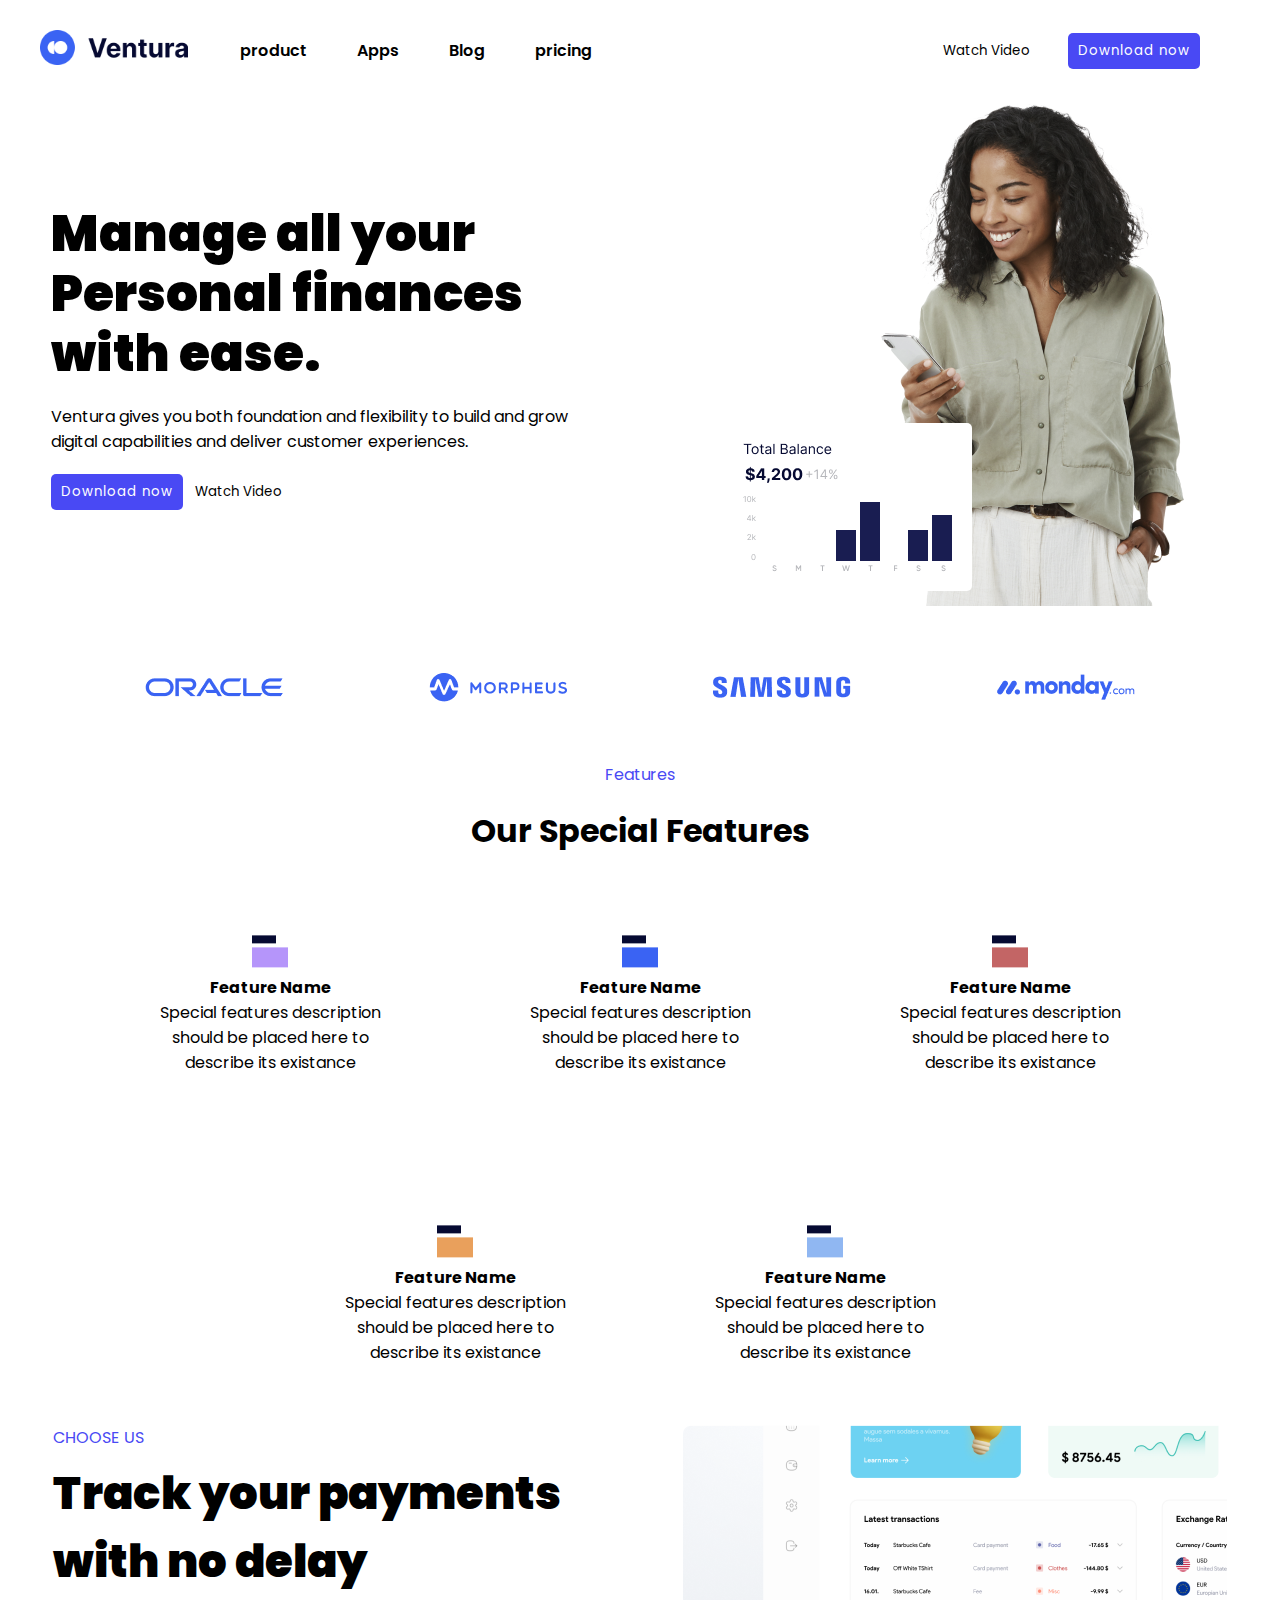
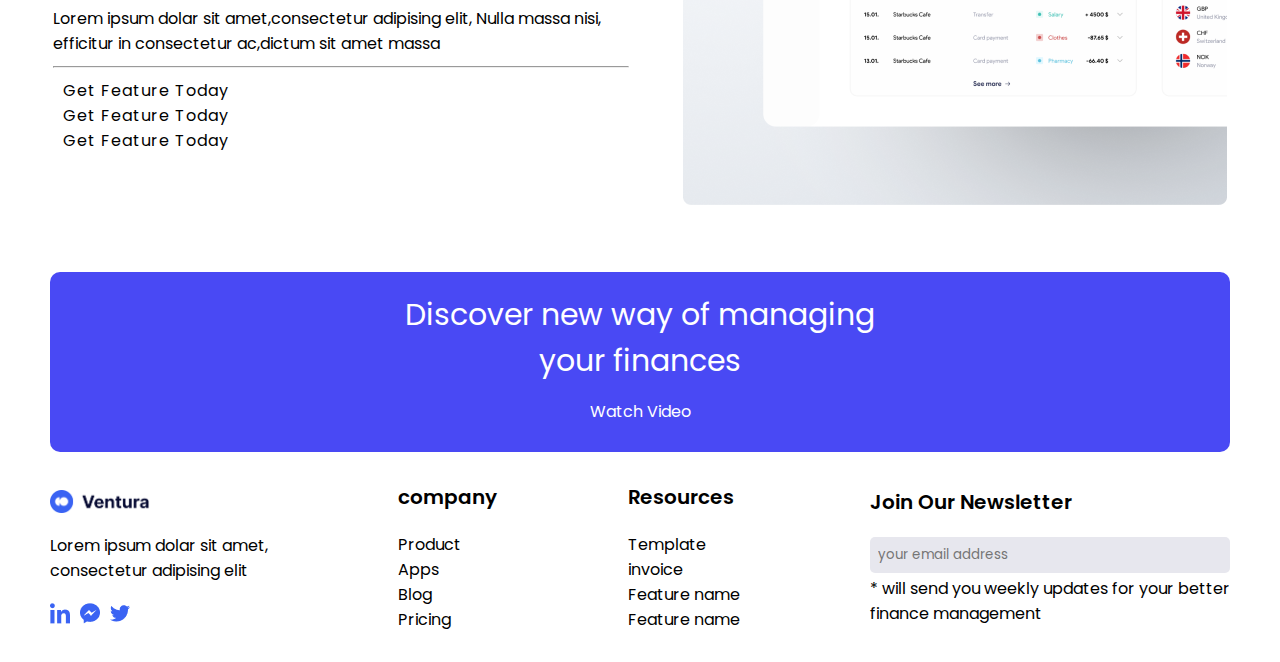
<file: landing page/index.html>
<!DOCTYPE html>
<html lang="en">
    <head>
        <meta charset="UTF-8">
        <title>Ventura</title>
        <!--<meta http-equiv="X-UA-Compatible" content="IE-edge">-->
        
        <link rel="stylesheet" href="https://cdnjs.cloudflare.com/ajax/libs/font-awesome/6.4.2/css/all.min.css"
         integrity="sha512-z3gLpd7yknf1YoNbCzqRKc4qyor8gaKU1qmn+CShxbuBusANI9QpRohGBreCFkKxLhei6S9CQXFEbbKuqLg0DA==" 
         crossorigin="anonymous" referrerpolicy="no-referrer" /><link rel="stylesheet" href="./style.css">
        
    </head>
    <body>

        <!--Header-->
            <!-- credits : Zeliko Milivojevic UI/ UX Design -->
        <header id="header">
            <div class="nav-left">
                <a  href="./index.html" class="logo"><img src=".\Home\Logo.png"></a>
                <ul>
                    <li><a href="./product_index.html">product</a></li>
                    <li><a href="./Apps_index.html">Apps</a></li>
                    <li><a href="./Blog_index.html">Blog</a></li>
                    <li><a href="./pricing_index.html">pricing</a></li>
                </ul>
            </div>

            <div class="nav-right">
                <button type="button" class="watch-video"><i class="fa-regular fa-circle-play"></i> Watch Video</button>
                <button type="button"  class="Download-now">Download now</button>
            </div>
        </header>


         <!--hero section-->

        <div class="hero-section">
            <div class="hero-left">
                <h2 id="hero-text">Manage all your Personal finances with ease.
                </h2>
                <p>Ventura gives you both foundation and flexibility
                    to build and grow digital capabilities and deliver customer experiences.</p>
               <div class="hero-left-button">
                <button class="Download-now">Download now</button>
                <button class="watch-video"><i class="fa-regular fa-circle-play"></i> Watch Video</button>

               </div>
               

            </div>
            <div class="hero-right">
                <img src=".\Home\Graph.png">
                <img src=".\Home\Pic1.png"> 
            </div>
        </div>
        
        
        <!--brand-->

        <div class="brand">
            <img src=".\Home\Brand1.png">
            <img src=".\Home\Brand2.png">
            <img src=".\Home\Brand3.png">
            <img src=".\Home\Brand4.png">
        </div>



         <!--features-->


        <div class="features">
            <p id="features-p">Features</p>
            <h1>Our Special Features</h1>
            <div class="cards">
                <div class="violet card">
                    <img src=".\Home\2.png">
                    <h4>Feature Name</h4>
                    <p>Special features description should be placed here to describe its existance</p>
                </div>
                <div class="darkBlue card">
                    <img src=".\Home\1.png">
                    <h4>Feature Name</h4>
                    <p>Special features description should be placed here to describe its existance</p>
                </div>
                <div class="red card">
                    <img src=".\Home\4.png">
                    <h4>Feature Name</h4>
                    <p>Special features description should be placed here to describe its existance</p>
                </div>
                <div class="orange card">
                    <img src=".\Home\3.png">
                    <h4>Feature Name</h4>
                    <p>Special features description should be placed here to describe its existance</p>
                </div>
                <div class="blue card">
                    <img src=".\Home\5.png">
                    <h4>Feature Name</h4>
                    <p>Special features description should be placed here to describe its existance</p>
                </div>
            </div>
        </div>

         <!--Choose us-->

         <div class="choose-us">
            <div class="choose-us-left">
            <p>CHOOSE US</p>
            <h2>Track your payments with no delay</h2>
            <p>Lorem ipsum dolar sit amet,consectetur adipising elit, Nulla massa nisi, efficitur in consectetur ac,dictum sit amet massa </p>
            <hr>
            <ul>
                <li><i class="fa-regular fa-circle-check" style="color: #4949f4;"></i> Get Feature Today</li>
                <li><i class="fa-regular fa-circle-check" style="color: #4949f4;"></i>  Get Feature Today</li>
                <li><i class="fa-regular fa-circle-check" style="color: #4949f4;"></i> Get Feature Today</li>
            </ul>
            </div>

            <div class="choose-us-right">
                <img src=".\Home\Pic2.png">
            </div>
            
        </div>
        <!--board-->
        <div class="board">
            <p>Discover new way of managing<br> your finances</p>
            <button class="watch-video"><i class="fa-regular fa-circle-play"></i> Watch Video</button>
        </div>


         <!--Footer-->

         <div class="footer">
            <div class="socialmedia elements">
                <img id="logo" src=".\Home\Logo.png">
                <p>Lorem ipsum dolar sit amet,<br>consectetur adipising elit</p>
                <div class="icon">
                    <img src=".\Home\Soc1.png">
                    <img src=".\Home\Soc2.png">
                    <img src=".\Home\Soc3.png">
                </div>
            </div>
            <div class="company elements">
                <p id="heading">company</p>
                <ul>
                    <li><a href="./product_index.html">Product</a></li>
                    <li><a href="Apps_index.html">Apps</a></li>
                    <li><a href="./Blog_index.html">Blog</a></li>
                    <li><a href="./pricing_index.html">Pricing</a></li>
                </ul>

            </div>
            <div class="resources elements">
                <p id="heading">Resources</p>
                <ul>
                    <li>Template</li>
                    <li>invoice</li>
                    <li>Feature name</li>
                    <li>Feature name</li>
                </ul>

            </div>
            <div class="newsletter elements">
                <p id="heading">Join Our Newsletter</p>
                <input type="email" placeholder="your email address" >
                <p>* will send you weekly updates for your better<br> finance management</p>

            </div>
         </div>

    </body>
</html>
</file>
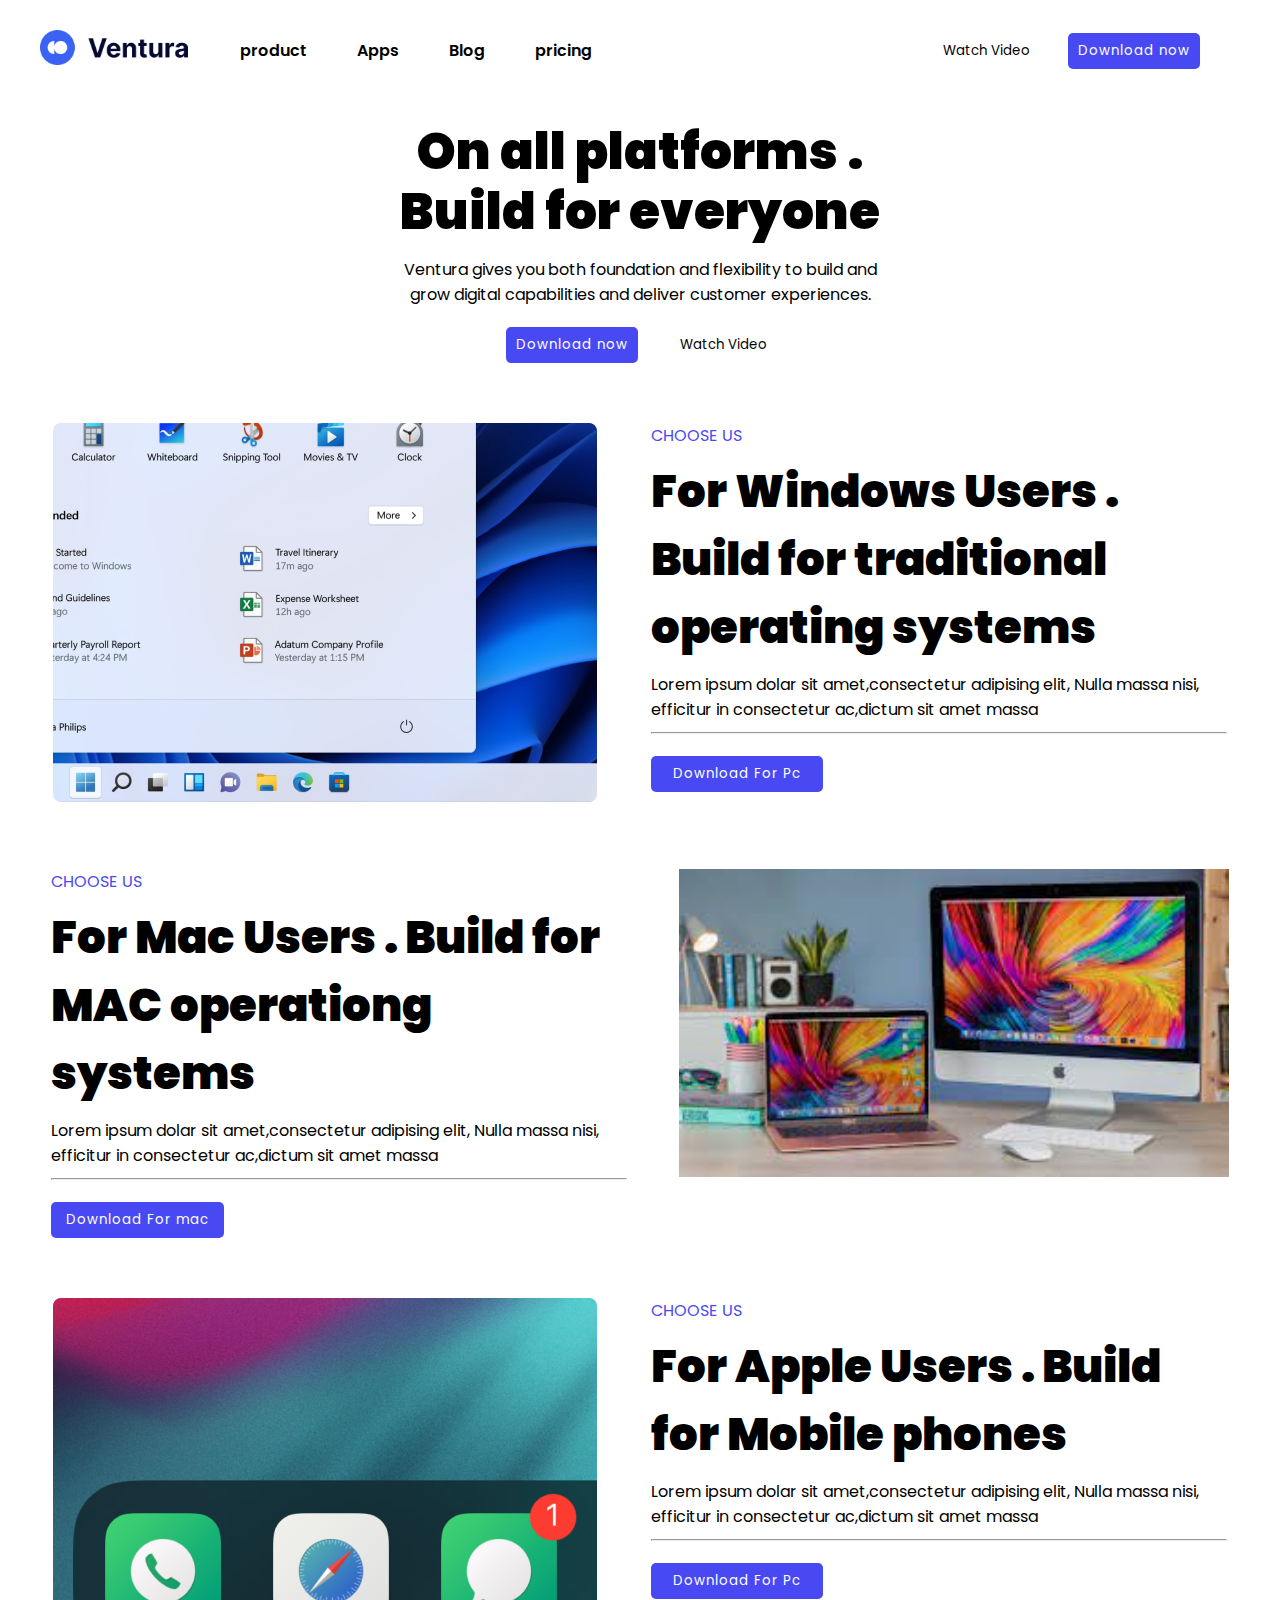
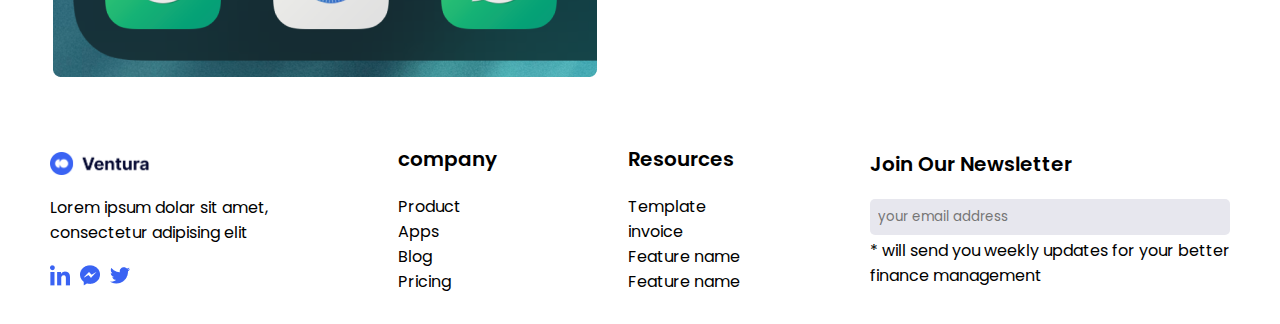
<file: landing page/Apps_index.html>
<!DOCTYPE html>
<html lang="en">
    <head>
        <meta charset="UTF-8">
        <title>Ventura | Apps</title>
        <link rel="stylesheet" href="https://cdnjs.cloudflare.com/ajax/libs/font-awesome/6.4.2/css/all.min.css" integrity="sha512-z3gLpd7yknf1YoNbCzqRKc4qyor8gaKU1qmn+CShxbuBusANI9QpRohGBreCFkKxLhei6S9CQXFEbbKuqLg0DA==" 
        crossorigin="anonymous" referrerpolicy="no-referrer" />
        <link rel="stylesheet" href="./A_style.css">
        <!-- credits : Zeliko Milivojevic UI/ UX Design -->
    </head>
    <body>


        <!--Header-->

        <header id="header">
            <div class="nav-left">
                <a  href="./index.html" class="logo"><img src=".\Home\Logo.png"></a>
                <ul>
                    <li><a href="./product_index.html">product</a></li>
                    <li><a href="./Apps_index.html">Apps</a></li>
                    <li><a href="./Blog_index.html">Blog</a></li>
                    <li><a href="./pricing_index.html">pricing</a></li>
                </ul>
            </div>

            <div class="nav-right">
                <button type="button" class="watch-video"><i class="fa-regular fa-circle-play"></i> Watch Video</button>
                <button type="button"  class="Download-now">Download now</button>
            </div>
        </header>


        <!--Hero section - Product -->
        <div class="product">
            <h2>On all platforms .<br>Build for everyone</h2>
            <p>Ventura gives you both foundation and flexibility to build and <br>grow digital capabilities and deliver customer experiences.</p>
            <button type="button"  class="Download-now">Download now</button>
            <button type="button" class="watch-video"><i class="fa-regular fa-circle-play"></i> Watch Video</button>
            
        </div>

         <!--windows product-->

        <div class="windows">

            <div class="windows-left">
                <img src=".\Apps\Pic1.png">
            </div>

            <div class="windows-right">
            <p>CHOOSE US</p>
            <h2>For Windows Users . Build for traditional operating systems</h2>
            <p>Lorem ipsum dolar sit amet,consectetur adipising elit, Nulla massa nisi, efficitur in consectetur ac,dictum sit amet massa </p>
            <hr>
            <button type="button"  class="Download-now">Download For Pc</button>
            </div>

            
            
        </div>


        <!--mac os product-->
        
        <div class="mac">
            <div class="mac-left">
            <p>CHOOSE US</p>
            <h2>For Mac Users . Build for MAC operationg systems</h2>
            <p>Lorem ipsum dolar sit amet,consectetur adipising elit, Nulla massa nisi, efficitur in consectetur ac,dictum sit amet massa </p>
            <hr>
            <button type="button"  class="Download-now">Download For mac</button>
            </div>

            <div class="mac-right">
                <img src=".\Apps\mac.jpg">
            </div>
            
        </div>

         <!--phone product-->

         <div class="phone">

            <div class="phone-left">
                <img src=".\Apps\Pic3.png">
            </div>

            <div class="phone-right">
            <p>CHOOSE US</p>
            <h2>For Apple Users . Build for Mobile phones</h2>
            <p>Lorem ipsum dolar sit amet,consectetur adipising elit, Nulla massa nisi, efficitur in consectetur ac,dictum sit amet massa </p>
            <hr>
            <button type="button"  class="Download-now">Download For Pc</button>
            </div>
  
        </div>


         <!--Footer-->

         <div class="footer">
            <div class="socialmedia elements">
                <img id="logo" src=".\Home\Logo.png">
                <p>Lorem ipsum dolar sit amet,<br>consectetur adipising elit</p>
                <div class="icon">
                    <img src=".\Home\Soc1.png">
                    <img src=".\Home\Soc2.png">
                    <img src=".\Home\Soc3.png">
                </div>
            </div>
            <div class="company elements">
                <p id="heading">company</p>
                <ul>
                    <li><a href="./product_index.html">Product</a></li>
                    <li><a href="Apps_index.html">Apps</a></li>
                    <li><a href="./Blog_index.html">Blog</a></li>
                    <li><a href="./pricing_index.html">Pricing</a></li>
                </ul>

            </div>
            <div class="resources elements">
                <p id="heading">Resources</p>
                <ul>
                    <li>Template</li>
                    <li>invoice</li>
                    <li>Feature name</li>
                    <li>Feature name</li>
                </ul>

            </div>
            <div class="newsletter elements">
                <p id="heading">Join Our Newsletter</p>
                <input type="email" placeholder="your email address">
                <p>* will send you weekly updates for your better<br> finance management</p>

            </div>
         </div>
    </body>
</html>
</file>
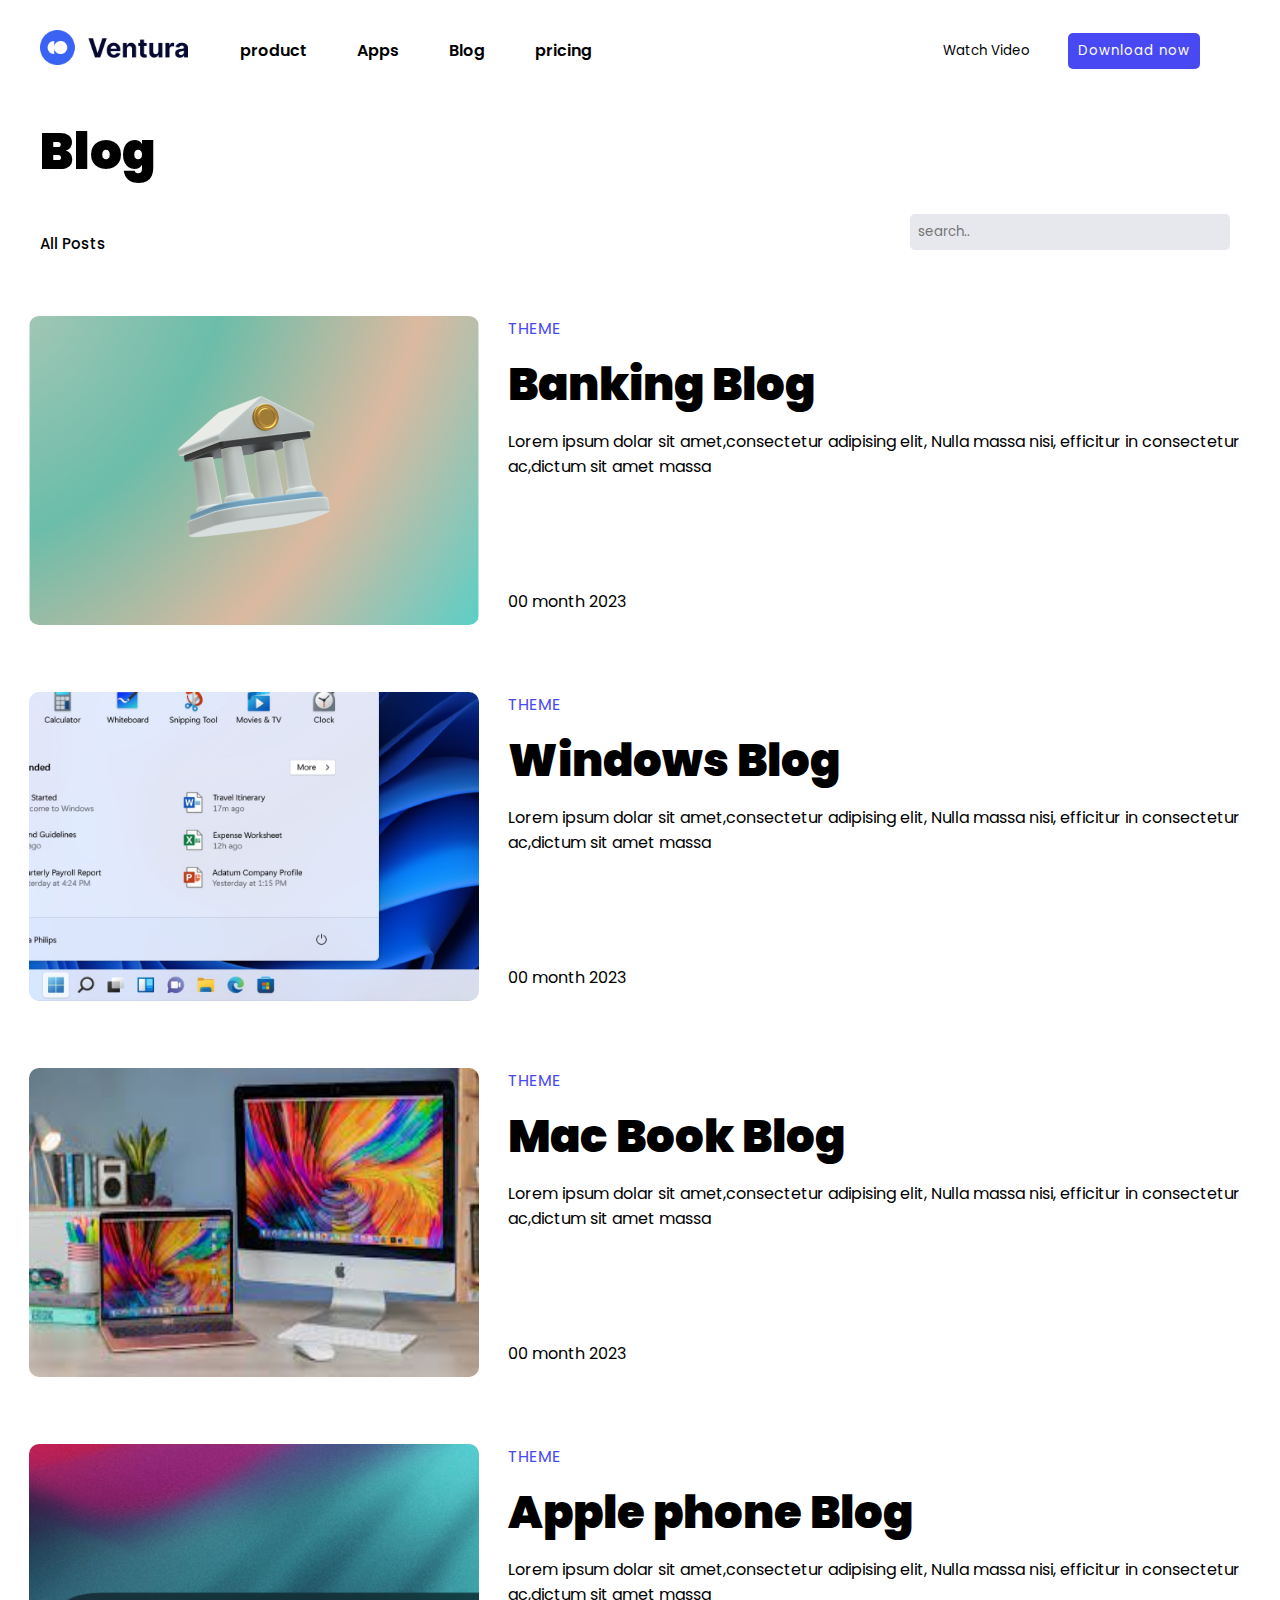
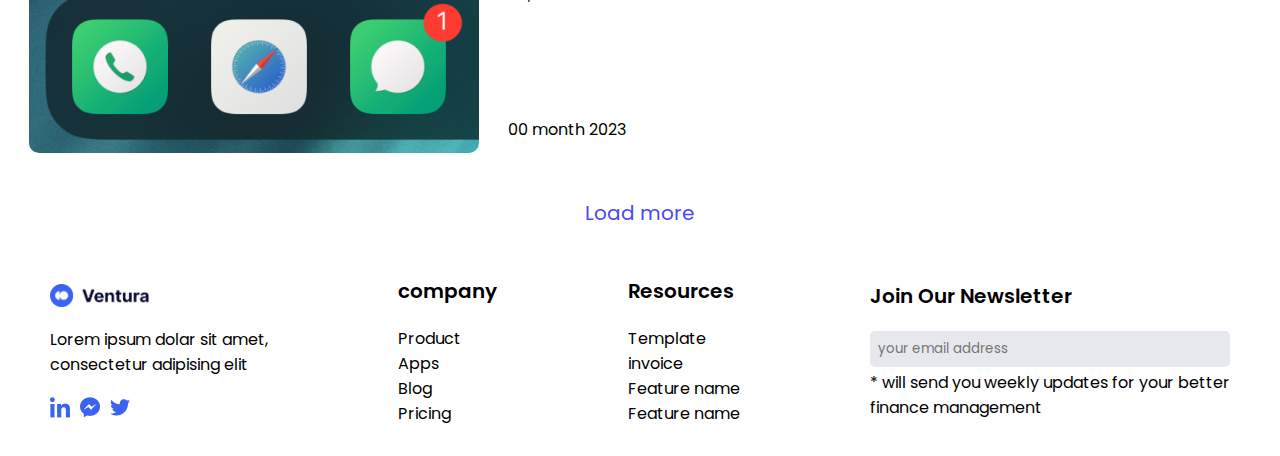
<file: landing page/Blog_index.html>
<!DOCTYPE html>
<html lang="en">
    <head>
        <meta charset="UTF-8">
        <title>Ventura | Blog</title>
        <link rel="stylesheet" href="https://cdnjs.cloudflare.com/ajax/libs/font-awesome/6.4.2/css/all.min.css" integrity="sha512-z3gLpd7yknf1YoNbCzqRKc4qyor8gaKU1qmn+CShxbuBusANI9QpRohGBreCFkKxLhei6S9CQXFEbbKuqLg0DA==" 
        crossorigin="anonymous" referrerpolicy="no-referrer" />
        <link rel="stylesheet" href="./B_style.css">
        <!-- credits : Zeliko Milivojevic UI/ UX Design -->
    </head>
    <body>


        <!--Header-->

        <header id="header">
            <div class="nav-left">
                <a  href="./index.html" class="logo"><img src=".\Home\Logo.png"></a>
                <ul>
                    <li><a href="./product_index.html">product</a></li>
                    <li><a href="./Apps_index.html">Apps</a></li>
                    <li><a href="./Blog_index.html">Blog</a></li>
                    <li><a href="./pricing_index.html">pricing</a></li>
                </ul>
            </div>

            <div class="nav-right">
                <button type="button" class="watch-video"><i class="fa-regular fa-circle-play"></i> Watch Video</button>
                <button type="button"  class="Download-now">Download now</button>
            </div>
        </header>


        <!--blog top-->


        <h2 id="blog-head">Blog</h2>
        <div class="blog-top">
            <div class="dropdown">
                <button>All Posts <i class="fa-solid fa-chevron-down"></i></button>
                <div class="dropdown-options">
                  <p>recent Posts</p>
                </div>
            </div>
            <input type="search" placeholder="search..">
        </div>

        <!--Posts-->

        <div class="post">

            <div class="post-left">
                <img src=".\Blog\Pic.png">
            </div>
    
            <div class="post-right">
            <p>THEME</p>
            <h2>Banking Blog</h2>
            <p>Lorem ipsum dolar sit amet,consectetur adipising elit, Nulla massa nisi, efficitur in consectetur ac,dictum sit amet massa </p>
            
            <p>00 month 2023</p>
            </div>
    
            
            
        </div>    
      

    <div class="post">

        <div class="post-left">
            <img src=".\Apps\Pic1.png">
        </div>

        <div class="post-right">
        <p>THEME</p>
        <h2>Windows Blog</h2>
        <p>Lorem ipsum dolar sit amet,consectetur adipising elit, Nulla massa nisi, efficitur in consectetur ac,dictum sit amet massa </p>
        
        <p>00 month 2023</p>
        </div>

        
        
    </div>

    <div class="post">

        <div class="post-left">
            <img src=".\Apps\mac.jpg">
        </div>

        <div class="post-right">
        <p>THEME</p>
        <h2>Mac Book Blog</h2>
        <p>Lorem ipsum dolar sit amet,consectetur adipising elit, Nulla massa nisi, efficitur in consectetur ac,dictum sit amet massa </p>
        
        <p>00 month 2023</p>
        </div>

        
        
    </div>

    <div class="post">

        <div class="post-left">
            <img src=".\Apps\Pic3.png">
        </div>

        <div class="post-right">
        <p>THEME</p>
        <h2>Apple phone Blog</h2>
        <p>Lorem ipsum dolar sit amet,consectetur adipising elit, Nulla massa nisi, efficitur in consectetur ac,dictum sit amet massa </p>
        
        <p>00 month 2023</p>
        </div>

        
        
    </div>
        
     <!--load more-->
     <div class="loadmore">
        <button type="button" class="watch-video"><i class="fa-solid fa-rotate-right"></i> Load more</button>
     </div>
        


         <!--Footer-->

         <div class="footer">
            <div class="socialmedia elements">
                <img id="logo" src=".\Home\Logo.png">
                <p>Lorem ipsum dolar sit amet,<br>consectetur adipising elit</p>
                <div class="icon">
                    <img src=".\Home\Soc1.png">
                    <img src=".\Home\Soc2.png">
                    <img src=".\Home\Soc3.png">
                </div>
            </div>
            <div class="company elements">
                <p id="heading">company</p>
                <ul>
                    <li><a href="./product_index.html">Product</a></li>
                    <li><a href="Apps_index.html">Apps</a></li>
                    <li><a href="./Blog_index.html">Blog</a></li>
                    <li><a href="./pricing_index.html">Pricing</a></li>
                </ul>

            </div>
            <div class="resources elements">
                <p id="heading">Resources</p>
                <ul>
                    <li>Template</li>
                    <li>invoice</li>
                    <li>Feature name</li>
                    <li>Feature name</li>
                </ul>

            </div>
            <div class="newsletter elements">
                <p id="heading">Join Our Newsletter</p>
                <input type="email" placeholder="your email address" >
                <p>* will send you weekly updates for your better<br> finance management</p>

            </div>
         </div>
    </body>
</html>
</file>
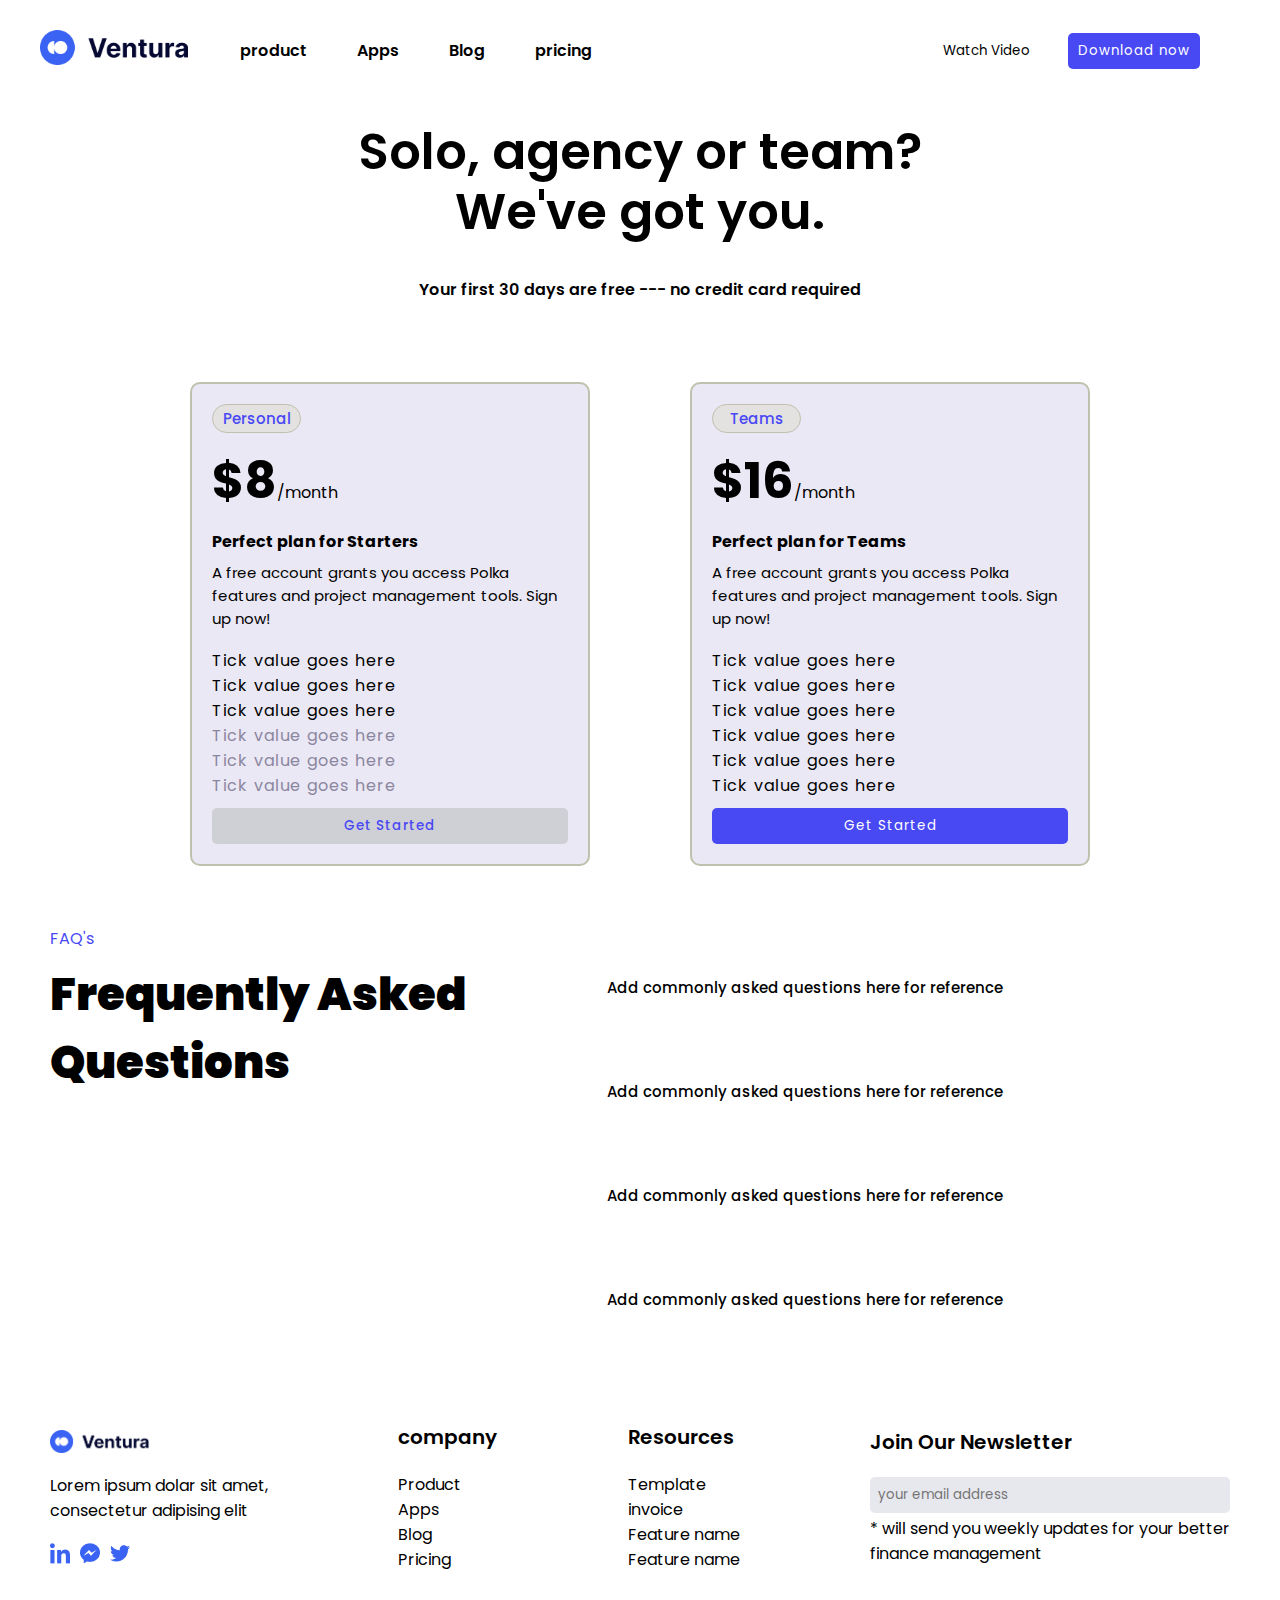
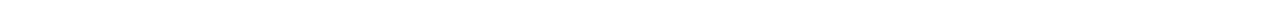
<file: landing page/pricing_index.html>
<!DOCTYPE html>
<html lang="en">
    <head>
        <meta charset="UTF-8">
        <title>Ventura | Pricing</title>
        <link rel="stylesheet" href="https://cdnjs.cloudflare.com/ajax/libs/font-awesome/6.4.2/css/all.min.css" integrity="sha512-z3gLpd7yknf1YoNbCzqRKc4qyor8gaKU1qmn+CShxbuBusANI9QpRohGBreCFkKxLhei6S9CQXFEbbKuqLg0DA==" crossorigin="anonymous" referrerpolicy="no-referrer" />
        <link rel="stylesheet" href="./pricing_style.css">
        <!-- credits : Zeliko Milivojevic UI/ UX Design -->
    </head>
    <body>


        <!--Header-->

        <header id="header">
            <div class="nav-left">
                <a  href="./index.html" class="logo"><img src=".\Home\Logo.png"></a>
                <ul>
                    <li><a href="./product_index.html">product</a></li>
                    <li><a href="./Apps_index.html">Apps</a></li>
                    <li><a href="./Blog_index.html">Blog</a></li>
                    <li><a href="./pricing_index.html">pricing</a></li>
                </ul>
            </div>

            <div class="nav-right">
                <button type="button" class="watch-video"><i class="fa-regular fa-circle-play"></i> Watch Video</button>
                <button type="button"  class="Download-now">Download now</button>
            </div>
        </header>


        <!--Hero section  -->
        <div class="hero">
            <h2>Solo, agency or team?<br>We've got you.</h2>
            <p>Your first 30 days are free --- no credit card required  </p>
            
        </div>

        <!--price card-->
        <div class="cards">
            <div class="personal card">
                <h6> Personal</h6>
                <p><span>$8</span>/month</p>
                <h4>Perfect plan for Starters</h4>
                <p>A free account grants you access Polka features and project management tools. Sign up now!</p>
                <ul>
                    <li><i class="fa-regular fa-circle-check" style="color: #4949f4;"></i> Tick value goes here</li>
                    <li><i class="fa-regular fa-circle-check" style="color: #4949f4;"></i> Tick value goes here</li>
                    <li><i class="fa-regular fa-circle-check" style="color: #4949f4;"></i> Tick value goes here</li>
                    <li class="disable"><i class="fa-regular fa-circle-xmark" style="color: #3a4559;"></i> Tick value goes here</li>
                    <li  class="disable"><i class="fa-regular fa-circle-xmark" style="color: #3a4559;"></i> Tick value goes here</li>
                    <li  class="disable"><i class="fa-regular fa-circle-xmark" style="color: #3a4559;"></i> Tick value goes here</li>
                </ul>
                <button type="button"  class="Download-now">Get Started</button>

            </div>
            <div class="teams card">
                <h6> Teams </h6>
                <p><span>$16</span>/month</p>
                <h4>Perfect plan for Teams</h4>
                <p>A free account grants you access Polka features and project management tools. Sign up now!</p>
                <ul>
                    <li><i class="fa-regular fa-circle-check" style="color: #4949f4;"></i> Tick value goes here</li>
                    <li><i class="fa-regular fa-circle-check" style="color: #4949f4;"></i> Tick value goes here</li>
                    <li><i class="fa-regular fa-circle-check" style="color: #4949f4;"></i> Tick value goes here</li>
                    <li><i class="fa-regular fa-circle-check" style="color: #4949f4;"></i> Tick value goes here</li>
                    <li><i class="fa-regular fa-circle-check" style="color: #4949f4;"></i> Tick value goes here</li>
                    <li><i class="fa-regular fa-circle-check" style="color: #4949f4;"></i> Tick value goes here</li>
                </ul>
                <button type="button"  class="Download-now">Get Started</button>
            </div>
        </div>


          <!--FAQ's-->

        <div class="faq">
            <div class="faq-left">
                <p>FAQ's</p>
                <h2>Frequently Asked Questions</h2>
            </div>
       
            <div class="faq-right">
        
                <div class="dropdown">
                    <button>Add commonly asked questions here for reference</button><i class="fa-solid fa-chevron-down"></i>
                    <div class="dropdown-options">
                        <p>Lorem ipsum dolar sit amet,consectetur adipising elit, Nulla massa nisi, efficitur in consectetur ac,dictum sit amet massa</p>
                    </div>
                </div>
                <div class="dropdown">
                    <button>Add commonly asked questions here for reference</button><i class="fa-solid fa-chevron-down"></i>
                    <div class="dropdown-options">
                        <p>Lorem ipsum dolar sit amet,consectetur adipising elit, Nulla massa nisi, efficitur in consectetur ac,dictum sit amet massa</p>
                    </div>
                </div>
                <div class="dropdown">
                    <button>Add commonly asked questions here for reference</button><i class="fa-solid fa-chevron-down"></i>
                    <div class="dropdown-options">
                        <p>Lorem ipsum dolar sit amet,consectetur adipising elit, Nulla massa nisi, efficitur in consectetur ac,dictum sit amet massa</p>
                    </div>
                </div>
                <div class="dropdown">
                    <button>Add commonly asked questions here for reference</button><i class="fa-solid fa-chevron-down"></i>
                    <div class="dropdown-options">
                        <p>Lorem ipsum dolar sit amet,consectetur adipising elit, Nulla massa nisi, efficitur in consectetur ac,dictum sit amet massa</p>
                    </div>
                </div>
            </div>
        </div>

         <!--Footer-->

         <div class="footer">
            <div class="socialmedia elements">
                <img id="logo" src=".\Home\Logo.png">
                <p>Lorem ipsum dolar sit amet,<br>consectetur adipising elit</p>
                <div class="icon">
                    <img src=".\Home\Soc1.png">
                    <img src=".\Home\Soc2.png">
                    <img src=".\Home\Soc3.png">
                </div>
            </div>
            <div class="company elements">
                <p id="heading">company</p>
                <ul>
                    <li><a href="./product_index.html">Product</a></li>
                    <li><a href="Apps_index.html">Apps</a></li>
                    <li><a href="./Blog_index.html">Blog</a></li>
                    <li><a href="./pricing_index.html">Pricing</a></li>
                </ul>

            </div>
            <div class="resources elements">
                <p id="heading">Resources</p>
                <ul>
                    <li>Template</li>
                    <li>invoice</li>
                    <li>Feature name</li>
                    <li>Feature name</li>
                </ul>

            </div>
            <div class="newsletter elements">
                <p id="heading">Join Our Newsletter</p>
                <input type="email" placeholder="your email address">
                <p>* will send you weekly updates for your better<br> finance management</p>

            </div>
         </div>

    </body>
</html>
</file>
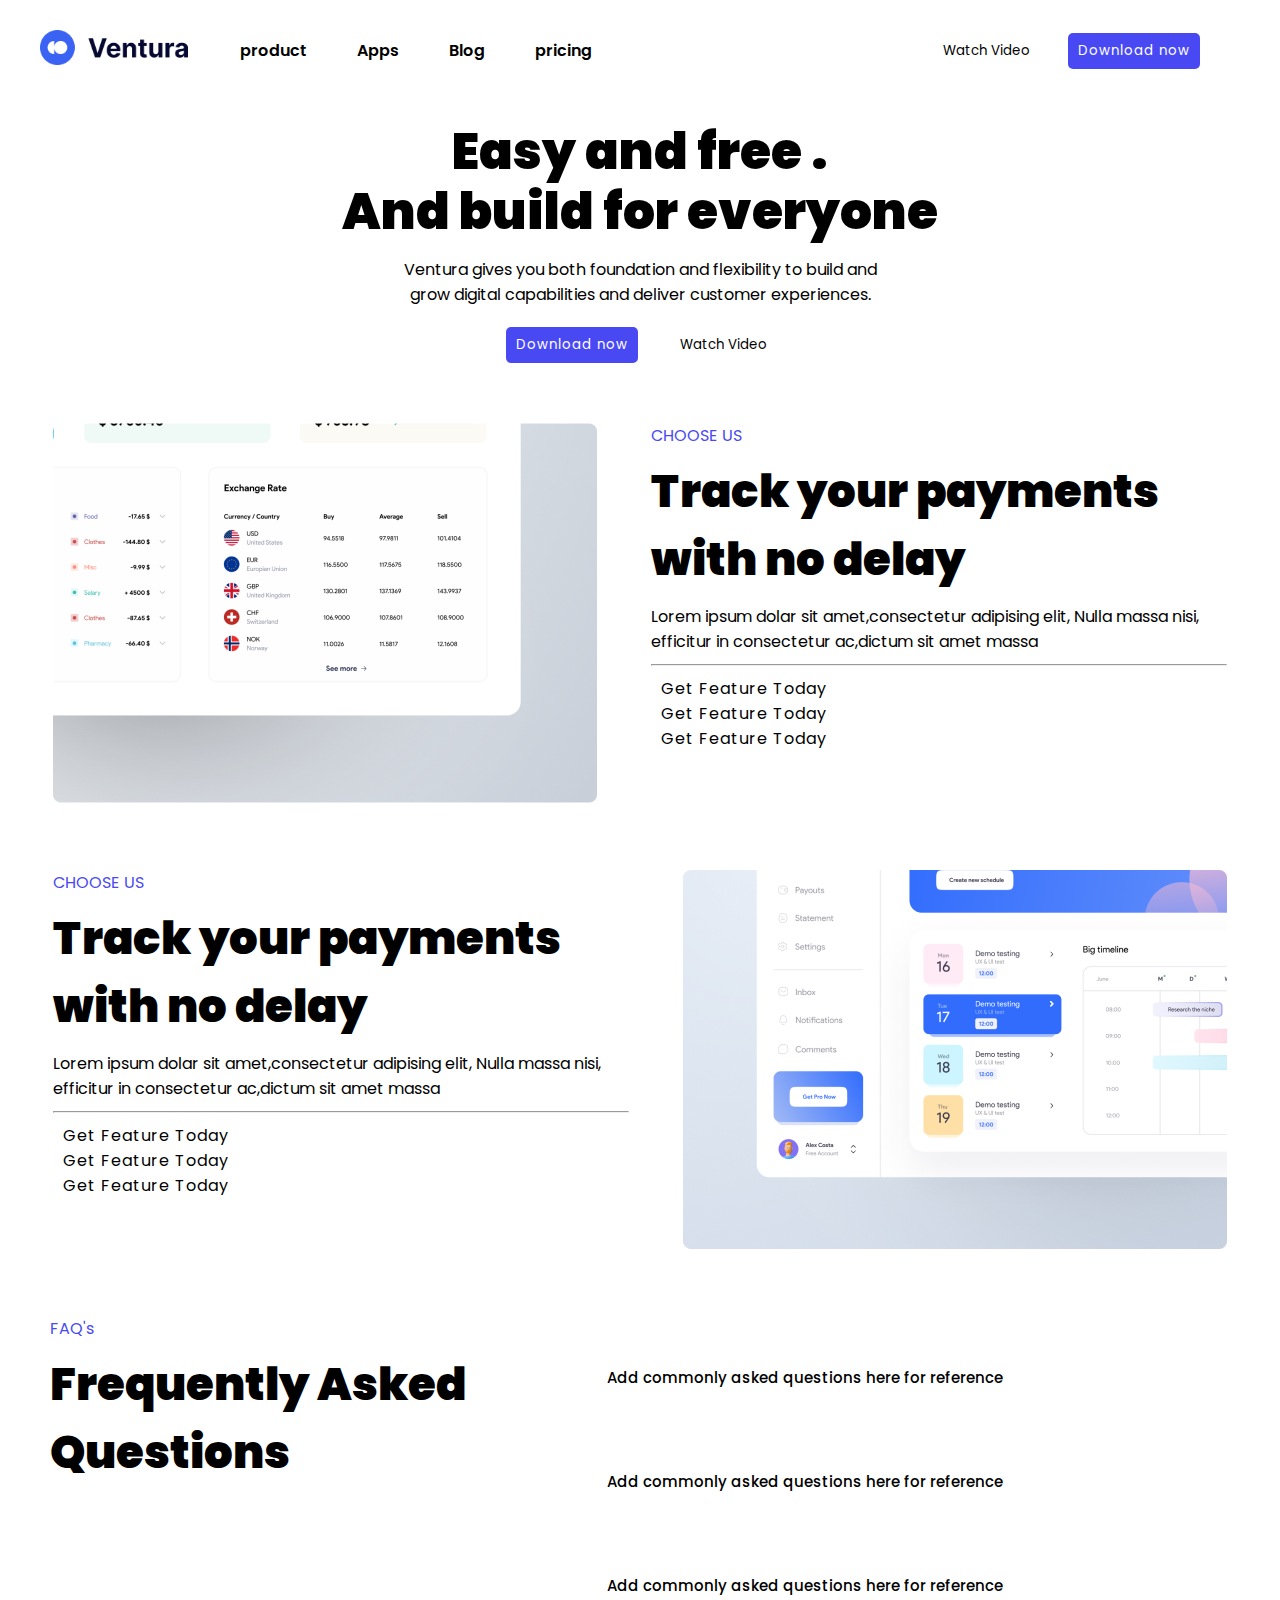
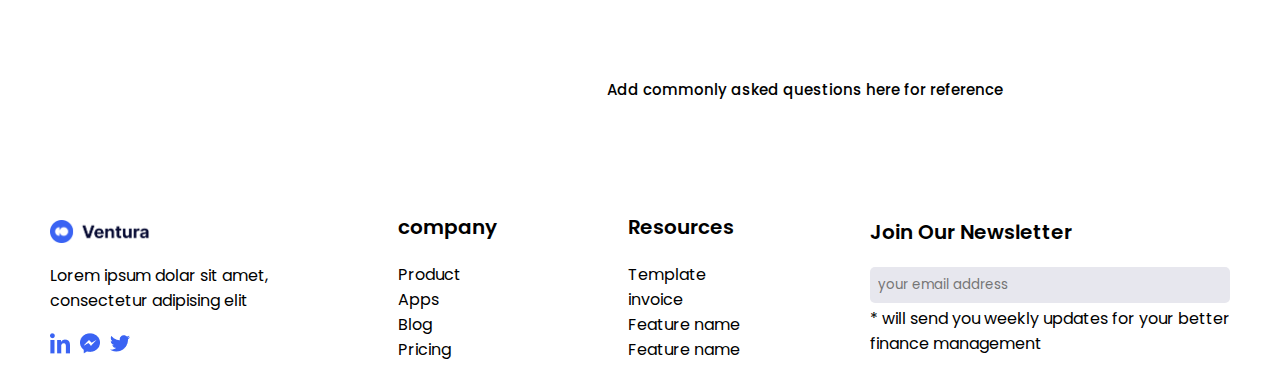
<file: landing page/product_index.html>
<!DOCTYPE html>
<html lang="en">
    <head>
        <meta charset="UTF-8">
        <title>Ventura | product</title>
        <link rel="stylesheet" href="https://cdnjs.cloudflare.com/ajax/libs/font-awesome/6.4.2/css/all.min.css" integrity="sha512-z3gLpd7yknf1YoNbCzqRKc4qyor8gaKU1qmn+CShxbuBusANI9QpRohGBreCFkKxLhei6S9CQXFEbbKuqLg0DA==" 
        crossorigin="anonymous" referrerpolicy="no-referrer" />
        <link rel="stylesheet" href="./p_style.css">
        <!-- credits : Zeliko Milivojevic UI/ UX Design -->
    </head>
    <body>


        <!--Header-->

        <header id="header">
            <div class="nav-left">
                <a  href="./index.html" class="logo"><img src=".\Home\Logo.png"></a>
                <ul>
                    <li><a href="./product_index.html">product</a></li>
                    <li><a href="./Apps_index.html">Apps</a></li>
                    <li><a href="./Blog_index.html">Blog</a></li>
                    <li><a href="./pricing_index.html">pricing</a></li>
                </ul>
            </div>

            <div class="nav-right">
                <button type="button" class="watch-video"><i class="fa-regular fa-circle-play"></i> Watch Video</button>
                <button type="button"  class="Download-now">Download now</button>
            </div>
        </header>


        <!--Hero section - Product -->
        <div class="product">
            <h2>Easy and free .<br> And build for everyone</h2>
            <p>Ventura gives you both foundation and flexibility to build and <br>grow digital capabilities and deliver customer experiences.</p>
            <button type="button"  class="Download-now">Download now</button>
            <button type="button" class="watch-video"><i class="fa-regular fa-circle-play"></i> Watch Video</button>
            
        </div>

        <!--Exchange Rate-->

        <div class="exchange">

            <div class="exchange-left">
                <img src=".\Product\Pic1.png">
            </div>

            <div class="exchange-right">
            <p>CHOOSE US</p>
            <h2>Track your payments with no delay</h2>
            <p>Lorem ipsum dolar sit amet,consectetur adipising elit, Nulla massa nisi, efficitur in consectetur ac,dictum sit amet massa </p>
            <hr>
            <ul>
                <li><i class="fa-regular fa-circle-check" style="color: #4949f4;"></i>  Get Feature Today</li>
                <li><i class="fa-regular fa-circle-check" style="color: #4949f4;"></i>  Get Feature Today</li>
                <li><i class="fa-regular fa-circle-check" style="color: #4949f4;"></i>  Get Feature Today</li>
            </ul>
            </div>

            
            
        </div>


        <!--UI-->
        
        <div class="UI">
            <div class="UI-left">
            <p>CHOOSE US</p>
            <h2>Track your payments with no delay</h2>
            <p>Lorem ipsum dolar sit amet,consectetur adipising elit, Nulla massa nisi, efficitur in consectetur ac,dictum sit amet massa </p>
            <hr>
            <ul>
                <li><i class="fa-regular fa-circle-check" style="color: #4949f4;"></i>  Get Feature Today</li>
                <li><i class="fa-regular fa-circle-check" style="color: #4949f4;"></i>  Get Feature Today</li>
                <li><i class="fa-regular fa-circle-check" style="color: #4949f4;"></i>  Get Feature Today</li>
            </ul>
            </div>

            <div class="UI-right">
                <img src=".\Product\Pic2.png">
            </div>
            
        </div>


        <!--FAQ's-->

        <div class="faq">
            <div class="faq-left">
                <p>FAQ's</p>
                <h2>Frequently Asked Questions</h2>
            </div>
       
            <div class="faq-right">
        
                 <div class="dropdown">
                    <button>Add commonly asked questions here for reference</button><i class="fa-solid fa-chevron-down"></i>
                    <div class="dropdown-options">
                        <p>Lorem ipsum dolar sit amet,consectetur adipising elit, Nulla massa nisi, efficitur in consectetur ac,dictum sit amet massa</p>
                    </div>
                </div>
                <div class="dropdown">
                    <button>Add commonly asked questions here for reference</button><i class="fa-solid fa-chevron-down"></i>
                    <div class="dropdown-options">
                        <p>Lorem ipsum dolar sit amet,consectetur adipising elit, Nulla massa nisi, efficitur in consectetur ac,dictum sit amet massa</p>
                    </div>
                </div>
                <div class="dropdown">
                    <button>Add commonly asked questions here for reference</button><i class="fa-solid fa-chevron-down"></i>
                    <div class="dropdown-options">
                        <p>Lorem ipsum dolar sit amet,consectetur adipising elit, Nulla massa nisi, efficitur in consectetur ac,dictum sit amet massa</p>
                    </div>
                </div>
                <div class="dropdown">
                    <button>Add commonly asked questions here for reference</button><i class="fa-solid fa-chevron-down"></i>
                    <div class="dropdown-options">
                        <p>Lorem ipsum dolar sit amet,consectetur adipising elit, Nulla massa nisi, efficitur in consectetur ac,dictum sit amet massa</p>
                    </div>
                </div>
            </div>
        </div>


        
         <!--Footer-->

         <div class="footer">
            <div class="socialmedia elements">
                <img id="logo" src=".\Home\Logo.png">
                <p>Lorem ipsum dolar sit amet,<br>consectetur adipising elit</p>
                <div class="icon">
                    <img src=".\Home\Soc1.png">
                    <img src=".\Home\Soc2.png">
                    <img src=".\Home\Soc3.png">
                </div>
            </div>
            <div class="company elements">
                <p id="heading">company</p>
                <ul>
                    <li><a href="./product_index.html">Product</a></li>
                    <li><a href="Apps_index.html">Apps</a></li>
                    <li><a href="./Blog_index.html">Blog</a></li>
                    <li><a href="./pricing_index.html">Pricing</a></li>
                </ul>

            </div>
            <div class="resources elements">
                <p id="heading">Resources</p>
                <ul>
                    <li>Template</li>
                    <li>invoice</li>
                    <li>Feature name</li>
                    <li>Feature name</li>
                </ul>

            </div>
            <div class="newsletter elements">
                <p id="heading">Join Our Newsletter</p>
                <input type="email" placeholder="your email address">
                <p>* will send you weekly updates for your better<br> finance management</p>

            </div>
         </div>
    </body>
</html>
</file>
<file: landing page/style.css>
@import url('https://fonts.googleapis.com/css2?family=Poppins:wght@300;400;500;600;700;800&display=swap');

@import url('https://fonts.googleapis.com/css2?family=Rancho&display=swap');

/* credits : Zeliko Milivojevic UI/ UX Design */

*{
    margin: 0;
    padding: 0;
    box-sizing: border-box;
    font-family: "Poppins",sans-serif;
}

html{
    background-color: white; 
}

body{
    width:100%;
    height:100%;
    min-height: 100vh;
}


/* HEADER */

#header{
    width: 100%;
    display: flex;
    align-items: center;
    justify-content: space-between;
    padding:30px 0px 0px 20px;
  
}

#header .nav-left{
    display: flex;
    align-items:center;
    justify-content: space-evenly ;
    padding-left: 20px;
    gap: 50px;
}
#header .nav-right{
    display: flex;
    align-items:center;
    justify-content: space-evenly ;
    padding-right: 80px;
    gap: 30px;
}
#header .nav-left img{
    width: 150px;
}

#header .nav-left ul {
    display: flex;
    align-items: center;
    justify-content: center;
    gap: 50px;
}
#header .nav-left ul li{
    list-style: none;
    
}
#header .nav-left ul li a{
    text-decoration: none;
    font-weight: 600;
    color: black;
    
}
#header .nav-right .watch-video{
    padding: 8px;
    border: none;
    background: none;
   cursor: pointer;
   
}
#header .nav-right .watch-video:hover{
    color: rgb(73, 73, 244) ;
}
#header .nav-right .Download-now{
    padding: 8px 10px;
    border: rgb(73, 73, 244) ;
    border-radius: 5px;
    background-color: rgb(73, 73, 244);
    color: white;
    font-weight: 400;
    letter-spacing: 1px;
    cursor: pointer;

}


/* HERO SECTION */

.hero-section{
    display: flex;
    align-items: center;
    justify-content: space-evenly;
    padding:30px 0px 20px 30px;  /*30px 0px 0px 20px*/
    
}

.hero-section .hero-left{
   display: flex;
   flex-direction: column;
   align-items:start;
   justify-content: space-evenly;
   gap: 20px;
   width: 45%;
}

.hero-section .hero-right{
      width: 50%;
      
      
     
}
.hero-section .hero-right  img:first-of-type {
    position: relative;
    left: 95px;
    top:-15px;
    border-radius: 5px;
}

.hero-section .hero-left #hero-text {
    font-weight: 900;
    font-size: 50px;
    line-height: 60px;
}


.hero-section .hero-left .Download-now{
    padding: 8px 10px;
    border: rgb(73, 73, 244) ;
    border-radius: 5px;
    background-color: rgb(73, 73, 244);
    color: white;
    font-weight: 400;
    letter-spacing: 1px;
    cursor: pointer;
}
.hero-section .hero-left .watch-video{
    padding: 8px;
    border: none;
    background: none;
    cursor: pointer;
}
.hero-section .hero-left .watch-video:hover{
    
        color: rgb(73, 73, 244) ;
    
}

/* BRANDS */

.brand{
    display: flex;
    justify-content:space-evenly;
    align-items: center;
    padding: 40px 0px 40px 0px;
}

/*Features*/

.features{
   text-align: center;
   padding: 20px 0px 30px 0px;
   
}
.features #features-p{
    color: rgb(73, 73, 244);
}
.features h1{
    padding-top: 20px;
}
.features .cards{
    display: flex;
    align-items: center;
    justify-content: center;
    gap:120px;
    margin-top: 50px;
    flex-wrap: wrap;
}

.features .cards .card{
    width:250px;
    padding: 30px 0px 0px 0px;
}

/*choose*/

.choose-us{
    display: flex;
    align-items:flex-start;
    justify-content: space-evenly;
    padding-bottom: 30px;
    padding-top: 30px;
   
}
.choose-us .choose-us-left{
   display: flex;
   flex-direction: column;
   justify-content: space-evenly;
   gap: 10px;
   width: 45%;
}

.choose-us .choose-us-left p:first-of-type{
    color:rgb(73, 73, 244);

}
.choose-us h2{
    font-weight: 900;
    font-size: 45px;

}

.choose-us .choose-us-left ul{
    list-style-type:none;
    position: relative;
    left: 10px; 
    letter-spacing: 1px;  
}


/*board*/

.board{
    margin-top:30px ;
    margin-left:50px ;
    margin-right:50px;
    text-align: center;
    font-size: 30px;
    font-weight: 400;
    background-color:rgb(73, 73, 244) ;
    color: white;
    padding:20px;
    border-radius: 10px;
}
.board button{
    padding: 8px;
    border: none;
    font-size: 16px;
    background: none;
    color: white;
    cursor: pointer;
}
.board .watch-video:hover{
    filter: drop-shadow(rgb(195, 186, 186) 0px 0px 3px);
}

/* footer */

.footer{
    display: flex;
    align-items: center;
    justify-content: space-evenly;
    padding: 30px 0px 30px 0px;
    gap:80px;
}
.footer .socialmedia{
   display: flex;
   flex-direction: column;
   gap: 20px;
}
.footer .socialmedia #logo{
    width: 100px;
}
.footer #heading{
    font-weight: 600;
    font-size: 20px;
    padding-bottom: 20px;
}
.footer .socialmedia .icon{
    display: flex;
    gap:10px;
}

.footer ul {
    list-style: none;
    
}
.footer ul li a{
    text-decoration: none;
    color: black;
}

.footer .newsletter {
   
   display: flex;
   flex-direction: column;
   position: relative;

   justify-content: space-evenly;
   
}
.footer .newsletter input{
    background-color: rgb(231, 231, 238);
    padding:8px;
    margin-bottom: 3px;
    border-radius: 5px;
    outline: none;
    border:rgb(201, 201, 213);
}
</file>
<file: landing page/A_style.css>
@import url('https://fonts.googleapis.com/css2?family=Poppins:wght@300;400;500;600;700;800&display=swap');

@import url('https://fonts.googleapis.com/css2?family=Rancho&display=swap');

/* credits : Zeliko Milivojevic UI/ UX Design */

*{
    margin: 0;
    padding: 0;
    box-sizing: border-box;
    font-family: "Poppins",sans-serif;
}

html{
    background-color: white; 
}

body{
    width:100%;
    height:100%;
    min-height: 100vh;
}


/* HEADER */

#header{
    width: 100%;
    display: flex;
    align-items: center;
    justify-content: space-between;
    padding:30px 0px 0px 20px;
  
}

#header .nav-left{
    display: flex;
    align-items:center;
    justify-content: space-evenly ;
    padding-left: 20px;
    gap: 50px;
}
#header .nav-right{
    display: flex;
    align-items:center;
    justify-content: space-evenly ;
    padding-right: 80px;
    gap: 30px;
}
#header .nav-left img{
    width: 150px;
}

#header .nav-left ul {
    display: flex;
    align-items: center;
    justify-content: center;
    gap: 50px;
}
#header .nav-left ul li{
    list-style: none;
    
}
#header .nav-left ul li a{
    text-decoration: none;
    font-weight: 600;
    color: black;
    
}
#header .nav-right .watch-video{
    padding: 8px;
    border: none;
    background: none;
   cursor: pointer;
   
}
#header .nav-right .watch-video:hover{
    color:rgb(73, 73, 244)
}
#header .nav-right .Download-now{
    padding: 8px 10px;
    border: rgb(73, 73, 244) ;
    border-radius: 5px;
    background-color: rgb(73, 73, 244);
    color: white;
    font-weight: 400;
    letter-spacing: 1px;
    cursor: pointer;

}

/* Product */

.product{
    text-align: center;
    padding: 50px 0px 30px 0px;
}
.product h2{
    font-weight: 900;
    font-size: 50px;
    line-height: 60px;
    margin-bottom: 15px;
}
.product p{
    padding-bottom: 10px;
    margin-bottom: 10px;
}
.product .watch-video{
    padding: 8px;
    border: none;
    background: none;
    margin-left: 30px;
    cursor: pointer;
}
.product .watch-video:hover{
    color: rgb(73, 73, 244) ;
}
.product .Download-now{
    padding: 8px 10px;
    border: rgb(73, 73, 244) ;
    border-radius: 5px;
    background-color: rgb(73, 73, 244);
    color: white;
    font-weight: 400;
    letter-spacing: 1px;
    cursor: pointer;
}

/*windows*/


.windows{
    display: flex;
    align-items:flex-start;
    justify-content: space-evenly;
    padding-bottom: 30px;
    padding-top: 30px;
}

.windows .windows-right{
    display: flex;
   flex-direction: column;
   justify-content: space-evenly;
   gap: 10px;
   width: 45%;

}

.windows h2{
    
        font-weight: 900;
        font-size: 45px;

}
.windows .Download-now{
    padding: 8px 10px;
    width: 30%;
    margin-top: 12px;
    border: rgb(73, 73, 244) ;
    border-radius: 5px;
    background-color: rgb(73, 73, 244);
    color: white;
    font-weight: 400;
    letter-spacing: 1px;
    cursor: pointer;
}
.windows .windows-right p:first-of-type{
    color:rgb(73, 73, 244);
}

/*UI*/

.mac{
    display: flex;
    
    justify-content: space-evenly;
    padding-bottom: 30px;
    padding-top: 30px;
   
}
.mac .mac-left{
   display: flex;
   flex-direction: column;
   justify-content: space-evenly;
   gap: 10px;
   width: 45%;
}
.mac .mac-right img {
    width:550px;
}
.mac .mac-left p:first-of-type{
    color:rgb(73, 73, 244);
}

.mac h2{
    font-weight: 900;
    font-size: 45px;

}

.mac .Download-now{
    padding: 8px 10px;
    width: 30%;
    margin-top: 12px;
    border: rgb(73, 73, 244) ;
    border-radius: 5px;
    background-color: rgb(73, 73, 244);
    color: white;
    font-weight: 400;
    letter-spacing: 1px;
    cursor: pointer;
}

/*windows*/


.phone{
    display: flex;
    align-items:flex-start;
    justify-content: space-evenly;
    padding-bottom: 30px;
    padding-top: 30px;
}

.phone .phone-right{
    display: flex;
   flex-direction: column;
   justify-content: space-evenly;
   gap: 10px;
   width: 45%;

}

.phone h2{
    
        font-weight: 900;
        font-size: 45px;

}
.phone .Download-now{
    padding: 8px 10px;
    width: 30%;
    margin-top: 12px;
    border: rgb(73, 73, 244) ;
    border-radius: 5px;
    background-color: rgb(73, 73, 244);
    color: white;
    font-weight: 400;
    letter-spacing: 1px;
    cursor: pointer;
}
.phone .phone-right p:first-of-type{
    color:rgb(73, 73, 244);
}

/* footer */

.footer{
    display: flex;
    align-items: center;
    justify-content: space-evenly;
    padding: 30px 0px 30px 0px;
    gap:80px;
}
.footer .socialmedia{
   display: flex;
   flex-direction: column;
   gap: 20px;
}
.footer .socialmedia #logo{
    width: 100px;
}
.footer #heading{
    font-weight: 600;
    font-size: 20px;
    padding-bottom: 20px;
}
.footer .socialmedia .icon{
    display: flex;
    gap:10px;
}

.footer ul {
    list-style: none;
}
.footer ul li a{
    text-decoration: none;
    color: black;
}

.footer .newsletter {
   
   display: flex;
   flex-direction: column;
   position: relative;

   justify-content: space-evenly;
   
}
.footer .newsletter input{
    background-color: rgb(231, 231, 238);
    padding:8px;
    margin-bottom: 3px;
    border-radius: 5px;
    outline: none;
    border:rgb(201, 201, 213);
}
</file>
<file: landing page/B_style.css>
@import url('https://fonts.googleapis.com/css2?family=Poppins:wght@300;400;500;600;700;800&display=swap');

@import url('https://fonts.googleapis.com/css2?family=Rancho&display=swap');

/* credits : Zeliko Milivojevic UI/ UX Design */

*{
    margin: 0;
    padding: 0;
    box-sizing: border-box;
    font-family: "Poppins",sans-serif;
}

html{
    background-color: white; 
}

body{
    width:100%;
    height:100%;
    min-height: 100vh;
}


/* HEADER */

#header{
    width: 100%;
    display: flex;
    align-items: center;
    justify-content: space-between;
    padding:30px 0px 0px 20px;
  
}

#header .nav-left{
    display: flex;
    align-items:center;
    justify-content: space-evenly ;
    padding-left: 20px;
    gap: 50px;
}
#header .nav-right{
    display: flex;
    align-items:center;
    justify-content: space-evenly ;
    padding-right: 80px;
    gap: 30px;
}
#header .nav-left img{
    width: 150px;
}

#header .nav-left ul {
    display: flex;
    align-items: center;
    justify-content: center;
    gap: 50px;
}
#header .nav-left ul li{
    list-style: none;
    
}
#header .nav-left ul li a{
    text-decoration: none;
    font-weight: 600;
    color: black;
    
}
#header .nav-right .watch-video{
    padding: 8px;
    border: none;
    background: none;
   cursor: pointer;
   
}
#header .nav-right .watch-video:hover{
    color:rgb(73, 73, 244)
}
#header .nav-right .Download-now{
    padding: 8px 10px;
    border: rgb(73, 73, 244) ;
    border-radius: 5px;
    background-color: rgb(73, 73, 244);
    color: white;
    font-weight: 400;
    letter-spacing: 1px;
    cursor: pointer;

}

/*Blog top*/

#blog-head{
    font-weight: 900;
    font-size: 50px;
    line-height: 60px;
    margin-left: 40px;
    margin-top: 50px;
    
}

.blog-top {
    display: flex;
    align-items: center;
    justify-content: space-between;

}
.blog-top input{
    background-color: rgb(231, 231, 238);
    padding:8px;
    margin-bottom: 3px;
    margin-right: 50px;
    border-radius: 5px;
    outline: none;
    border:rgb(201, 201, 213);
    width: 25%;
}


.dropdown {
    display: inline-block;
    padding:30px;
    margin-left: 10px;
  }
.dropdown button{
   padding-top: 20px;
    background-color: white;
    outline: none;
    text-align: center;
    border:0px;
    font-weight: 500;
    font-size: 15px;
}
.dropdown-options {
  display: none;
  position: absolute;
  overflow: auto;
  padding:10px 20px;
  color:blue;
 cursor: pointer;
  border-radius: 5px;
  
}

.dropdown:hover .dropdown-options {
  display: block;
  background-color: rgb(236, 228, 228);
}


/* posts */





.post{
    display: flex;
    align-items:flex-start;
    justify-content: space-evenly;
    padding-bottom: 30px;
    padding-top: 30px;
}

.post .post-right{
    display: flex;
   flex-direction: column;
   justify-content: space-evenly;
   gap: 10px;
   width: 58%;

}

.post .post-left img{
    width:450px;
    height: 309px;
    border-radius: 10px;
}

.post h2{
    
        font-weight: 900;
        font-size: 45px;

}

.post .post-right p:first-of-type{
    color:rgb(73, 73, 244);
}

.post .post-right p:nth-of-type(3){
    margin-top: 100px;
}


/* load more */
.loadmore{
    display: flex;
    align-items: center;
    justify-content: center;
    
}
.loadmore .watch-video{
    padding: 8px;
    border: none;
    background: white;
   cursor: pointer;
   font-size: 20px;
   margin-bottom: 10px;
   color:rgb(73, 73, 244)
   
}
.loadmore .watch-video:hover{
    text-decoration:underline ;
    color:rgb(7, 7, 12);
    
}


/* footer */

.footer{
    display: flex;
    align-items: center;
    justify-content: space-evenly;
    padding: 30px 0px 30px 0px;
    gap:80px;
}
.footer .socialmedia{
   display: flex;
   flex-direction: column;
   gap: 20px;
}
.footer .socialmedia #logo{
    width: 100px;
}
.footer #heading{
    font-weight: 600;
    font-size: 20px;
    padding-bottom: 20px;
}
.footer .socialmedia .icon{
    display: flex;
    gap:10px;
}

.footer ul {
    list-style: none;
}
.footer ul li a{
    text-decoration: none;
    color: black;
}

.footer .newsletter {
   
   display: flex;
   flex-direction: column;
   position: relative;

   justify-content: space-evenly;
   
}
.footer .newsletter input{
    background-color: rgb(231, 231, 238);
    padding:8px;
    margin-bottom: 3px;
    border-radius: 5px;
    outline: none;
    border:rgb(201, 201, 213);
}
</file>
<file: landing page/pricing_style.css>
@import url('https://fonts.googleapis.com/css2?family=Poppins:wght@300;400;500;600;700;800&display=swap');

@import url('https://fonts.googleapis.com/css2?family=Rancho&display=swap');

/* credits : Zeliko Milivojevic UI/ UX Design */

*{
    margin: 0;
    padding: 0;
    box-sizing: border-box;
    font-family: "Poppins",sans-serif;
}

html{
    background-color: white; 
}

body{
    width:100%;
    height:100%;
    min-height: 100vh;
}


/* HEADER */

#header{
    width: 100%;
    display: flex;
    align-items: center;
    justify-content: space-between;
    padding:30px 0px 0px 20px;
  
}

#header .nav-left{
    display: flex;
    align-items:center;
    justify-content: space-evenly ;
    padding-left: 20px;
    gap: 50px;
}
#header .nav-right{
    display: flex;
    align-items:center;
    justify-content: space-evenly ;
    padding-right: 80px;
    gap: 30px;
}
#header .nav-left img{
    width: 150px;
}

#header .nav-left ul {
    display: flex;
    align-items: center;
    justify-content: center;
    gap: 50px;
}
#header .nav-left ul li{
    list-style: none;
    
}
#header .nav-left ul li a{
    text-decoration: none;
    font-weight: 600;
    color: black;
    
}
#header .nav-right .watch-video{
    padding: 8px;
    border: none;
    background: none;
   cursor: pointer;
   
}
#header .nav-right .watch-video:hover{
    color:rgb(73, 73, 244);
}
#header .nav-right .Download-now{
    padding: 8px 10px;
    border: rgb(73, 73, 244) ;
    border-radius: 5px;
    background-color: rgb(73, 73, 244);
    color: white;
    font-weight: 400;
    letter-spacing: 1px;
    cursor: pointer;

}

/* Hero section */

.hero{
    text-align: center;
    padding: 50px 0px 30px 0px;
}
.hero h2{
    font-weight: 600;
    font-size: 50px;
    line-height: 60px;
    margin-bottom: 35px;
}
.hero p{
    padding-bottom: 10px;
    margin-bottom: 10px;
    font-weight: 600;
}

/* Pricing cards */

.cards{
    display: flex;
    align-items: center;
    justify-content: center;
    gap:100px;
    padding: 30px;
}

.card{
    border:2px solid rgb(192, 192, 174);
    display: flex;
    flex-direction: column;
    padding: 20px;
    justify-content: space-between;
    gap:10px;
    width:400px;
    background-color: rgb(234, 232, 244);
    border-radius: 10px;
    transition: all 0.6s linear;
}

.cards .card h6{
    color:rgb(73, 73, 244);
    font-size: 15px;
    font-weight: 500;
    background-color: rgb(228, 225, 225);
    border: 1px solid rgb(192, 192, 174);
    border-radius: 15px;
    width:25%;
    text-align: center;
    padding: 2px 5px;
}

.cards .card span{
    font-weight: 700;
    font-size: 50px;
}

.cards .card p:nth-of-type(2){
    font-size: 15px;
    margin-top: -3px;
    padding-bottom: 8px;
}

.cards .card ul li{
    list-style: none;
    
    position: relative;
   
    letter-spacing: 1px; 
    word-spacing: 1px;
    
}

.cards .card button{
    padding: 8px 10px;
    border: rgb(73, 73, 244) ;
    border-radius: 5px;
    background-color: rgb(73, 73, 244);
    color: white;
    font-weight: 400;
    letter-spacing: 1px;
}
.cards .card button:hover{
    filter: drop-shadow(rgb(79, 79, 190) 0px 0px 5px);
}
.cards  .personal button{
    background-color: rgb(207, 207, 214);
    color:rgb(73, 73, 244);
    font-weight: 500;
}
.cards .personal .disable{
    color:rgb(139, 134, 160);
    
}

/* Faq's */


.faq{
    display: flex;
    align-items:flex-start;
    justify-content: center;
    padding-bottom: 50px;
    padding-top: 30px;
   
}
.faq .faq-left{
   display: flex;
   flex-direction: column;
   justify-content: space-between;
   gap: 10px;
   width: 45%;
   margin-left: 50px;
   
}
.faq .faq-left p:first-of-type{
    color:rgb(73, 73, 244);
}

.faq h2{
    font-weight: 900;
    font-size: 45px;

}

.faq .faq-right{
    display: flex;
    flex-direction: column;
    align-items:self-start;
    justify-content: center;
    width: 60%;
    
}

.dropdown {
    display: inline-block;
    padding:30px;
    width: 100%;
   
  }
.dropdown button{
   padding-top: 20px;
    background-color: white;
    outline: none;
    text-align: left;
    border:0px;
    font-weight: 500;
    font-size: 15px;
    width: 70%;
    
}
.dropdown .fa-solid {
   text-align: end;
    width: 20%;
}
.dropdown-options {
  display: none;
  position: absolute;
  overflow: auto;
  padding:10px 20px;
  color:blue;
  width: 50%;
  border-radius: 5px;
  
}

.dropdown:hover .dropdown-options {
  display: block;
  background-color: rgb(236, 228, 228);
}


/* footer */

.footer{
    display: flex;
    align-items: center;
    justify-content: space-evenly;
    padding: 30px 0px 30px 0px;
    gap:80px;
}
.footer .socialmedia{
   display: flex;
   flex-direction: column;
   gap: 20px;
}
.footer .socialmedia #logo{
    width: 100px;
}
.footer #heading{
    font-weight: 600;
    font-size: 20px;
    padding-bottom: 20px;
}
.footer .socialmedia .icon{
    display: flex;
    gap:10px;
}

.footer ul {
    list-style: none;
}
.footer ul li a{
    text-decoration: none;
    color: black;
}

.footer .newsletter {
   
   display: flex;
   flex-direction: column;
   position: relative;

   justify-content: space-evenly;
   
}
.footer .newsletter input{
    background-color: rgb(231, 231, 238);
    padding:8px;
    margin-bottom: 3px;
    border-radius: 5px;
    outline: none;
    border:rgb(201, 201, 213);
}
</file>
<file: landing page/p_style.css>
@import url('https://fonts.googleapis.com/css2?family=Poppins:wght@300;400;500;600;700;800&display=swap');

@import url('https://fonts.googleapis.com/css2?family=Rancho&display=swap');

/* credits : Zeliko Milivojevic UI/ UX Design */

*{
    margin: 0;
    padding: 0;
    box-sizing: border-box;
    font-family: "Poppins",sans-serif;
}

html{
    background-color: white; 
}

body{
    width:100%;
    height:100%;
    min-height: 100vh;
}


/* HEADER */

#header{
    width: 100%;
    display: flex;
    align-items: center;
    justify-content: space-between;
    padding:30px 0px 0px 20px;
  
}

#header .nav-left{
    display: flex;
    align-items:center;
    justify-content: space-evenly ;
    padding-left: 20px;
    gap: 50px;
}
#header .nav-right{
    display: flex;
    align-items:center;
    justify-content: space-evenly ;
    padding-right: 80px;
    gap: 30px;
}
#header .nav-left img{
    width: 150px;
}

#header .nav-left ul {
    display: flex;
    align-items: center;
    justify-content: center;
    gap: 50px;
}
#header .nav-left ul li{
    list-style: none;
    
}
#header .nav-left ul li a{
    text-decoration: none;
    font-weight: 600;
    color: black;
    
}
#header .nav-right .watch-video{
    padding: 8px;
    border: none;
    background: none;
   cursor: pointer;
   
}
#header .nav-right .watch-video:hover{
    color:rgb(73, 73, 244)
}
#header .nav-right .Download-now{
    padding: 8px 10px;
    border: rgb(73, 73, 244) ;
    border-radius: 5px;
    background-color: rgb(73, 73, 244);
    color: white;
    font-weight: 400;
    letter-spacing: 1px;
    cursor: pointer;

}

/* Product */

.product{
    text-align: center;
    padding: 50px 0px 30px 0px;
}
.product h2{
    font-weight: 900;
    font-size: 50px;
    line-height: 60px;
    margin-bottom: 15px;
}
.product p{
    padding-bottom: 10px;
    margin-bottom: 10px;
}
.product .watch-video{
    padding: 8px;
    border: none;
    background: none;
    margin-left: 30px;
    cursor: pointer;
}
.product .watch-video:hover{
    color: rgb(73, 73, 244) ;
}
.product .Download-now{
    padding: 8px 10px;
    border: rgb(73, 73, 244) ;
    border-radius: 5px;
    background-color: rgb(73, 73, 244);
    color: white;
    font-weight: 400;
    letter-spacing: 1px;
    cursor: pointer;
}

/*exchange*/


.exchange{
    display: flex;
    align-items:flex-start;
    justify-content: space-evenly;
    padding-bottom: 30px;
    padding-top: 30px;
}

.exchange .exchange-right{
    display: flex;
   flex-direction: column;
   justify-content: space-evenly;
   gap: 10px;
   width: 45%;

}

.exchange h2{
    
        font-weight: 900;
        font-size: 45px;

}
.exchange .exchange-right ul{
    list-style-type:none;
    position: relative;
    left: 10px; 
    letter-spacing: 1px; 
}
.exchange .exchange-right p:first-of-type{
    color:rgb(73, 73, 244);
}

/*UI*/

.UI{
    display: flex;
    align-items:flex-start;
    justify-content: space-evenly;
    padding-bottom: 30px;
    padding-top: 30px;
   
}
.UI .UI-left{
   display: flex;
   flex-direction: column;
   justify-content: space-evenly;
   gap: 10px;
   width: 45%;
}
.UI .UI-left p:first-of-type{
    color:rgb(73, 73, 244);
}

.UI h2{
    font-weight: 900;
    font-size: 45px;

}

.UI .UI-left ul{
    list-style-type:none;
    position: relative;
    left: 10px; 
    letter-spacing: 1px;   
}

/* Faq's */


.faq{
    display: flex;
    align-items:flex-start;
    justify-content: center;
    padding-bottom: 50px;
    padding-top: 30px;
   
}
.faq .faq-left{
   display: flex;
   flex-direction: column;
   justify-content: space-between;
   gap: 10px;
   width: 45%;
   margin-left: 50px;
   
}
.faq .faq-left p:first-of-type{
    color:rgb(73, 73, 244);
}

.faq h2{
    font-weight: 900;
    font-size: 45px;

}

.faq .faq-right{
    display: flex;
    flex-direction: column;
    align-items:self-start;
    justify-content: center;
    width: 60%;
    
}

.dropdown {
    display: inline-block;
    padding:30px;
    width: 100%;
   
  }
.dropdown button{
   padding-top: 20px;
    background-color: white;
    outline: none;
    text-align: left;
    border:0px;
    font-weight: 500;
    font-size: 15px;
    width: 70%;
    
}
.dropdown .fa-solid {
   text-align: end;
    width: 20%;
}
.dropdown-options {
  display: none;
  position: absolute;
  overflow: auto;
  padding:10px 20px;
  color:blue;
  width: 50%;
  border-radius: 5px;
  
}

.dropdown:hover .dropdown-options {
  display: block;
  background-color: rgb(236, 228, 228);
}


/* footer */

.footer{
    display: flex;
    align-items: center;
    justify-content: space-evenly;
    padding: 30px 0px 30px 0px;
    gap:80px;
}
.footer .socialmedia{
   display: flex;
   flex-direction: column;
   gap: 20px;
}
.footer .socialmedia #logo{
    width: 100px;
}
.footer #heading{
    font-weight: 600;
    font-size: 20px;
    padding-bottom: 20px;
}
.footer .socialmedia .icon{
    display: flex;
    gap:10px;
}

.footer ul {
    list-style: none;
}
.footer ul li a{
    text-decoration: none;
    color: black;
}

.footer .newsletter {
   
   display: flex;
   flex-direction: column;
   position: relative;

   justify-content: space-evenly;
   
}
.footer .newsletter input{
    background-color: rgb(231, 231, 238);
    padding:8px;
    margin-bottom: 3px;
    border-radius: 5px;
    outline: none;
    border:rgb(201, 201, 213);
}
</file>
